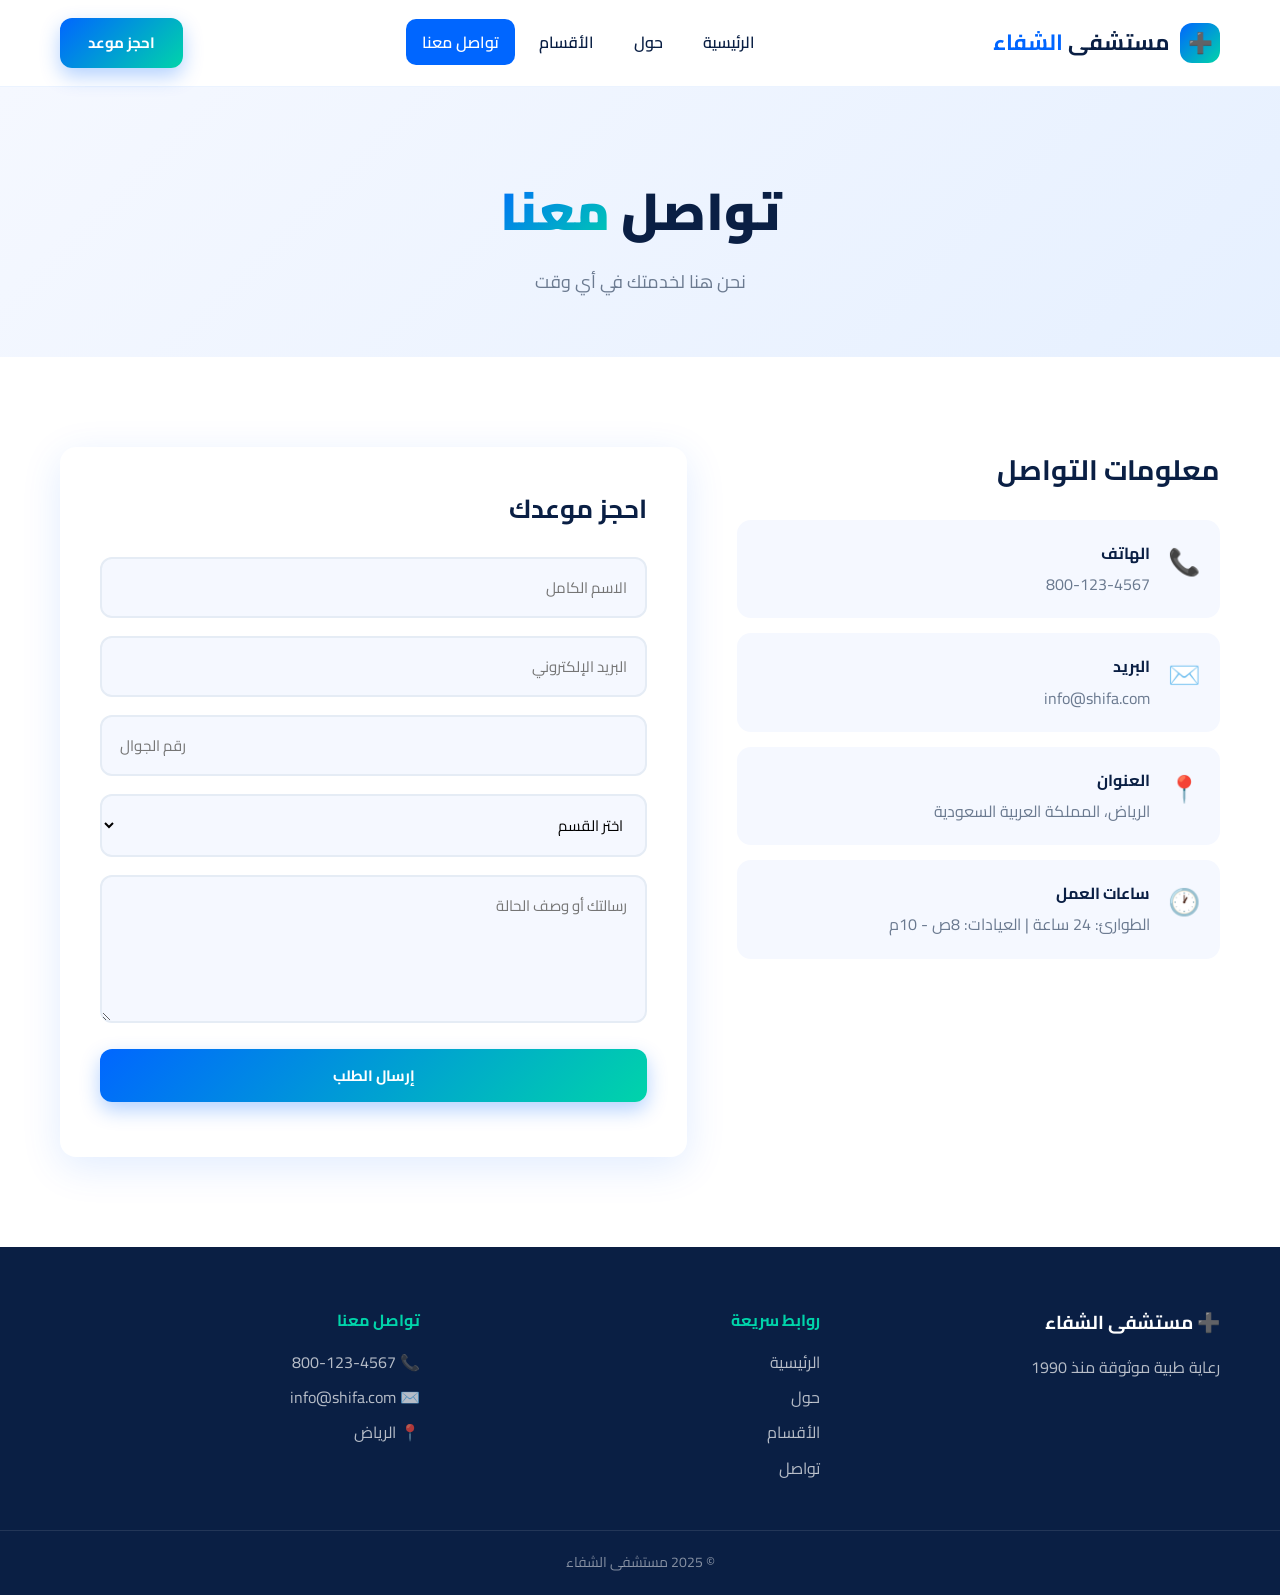
<file: contact.html>
<!DOCTYPE html>
<html lang="ar" dir="rtl">
<head>
  <meta charset="UTF-8">
  <title>تواصل معنا | مستشفى الشفاء</title>
  <link rel="stylesheet" href="style.css">
  <link href="https://fonts.googleapis.com/css2?family=Cairo:wght@300;400;600;700;900&display=swap" rel="stylesheet">
</head>
<body>
  <header class="navbar">
    <div class="container nav-wrap">
      <div class="logo"><span class="logo-icon">➕</span><span>مستشفى <b>الشفاء</b></span></div>
      <nav><ul class="nav-links">
        <li><a href="index.html">الرئيسية</a></li>
        <li><a href="about.html">حول</a></li>
        <li><a href="departments.html">الأقسام</a></li>
        <li><a href="contact.html" class="active">تواصل معنا</a></li>
      </ul></nav>
      <a href="contact.html" class="btn btn-primary">احجز موعد</a>
      <div class="menu-toggle" id="menuToggle">☰</div>
    </div>
  </header>

  <section class="page-head">
    <div class="container">
      <h1>تواصل <span class="gradient">معنا</span></h1>
      <p>نحن هنا لخدمتك في أي وقت</p>
    </div>
  </section>

  <section class="section">
    <div class="container contact-grid">

      <div class="contact-info">
        <h2>معلومات التواصل</h2>
        <div class="info-item"><span>📞</span><div><b>الهاتف</b><p>800-123-4567</p></div></div>
        <div class="info-item"><span>✉️</span><div><b>البريد</b><p>info@shifa.com</p></div></div>
        <div class="info-item"><span>📍</span><div><b>العنوان</b><p>الرياض، المملكة العربية السعودية</p></div></div>
        <div class="info-item"><span>🕐</span><div><b>ساعات العمل</b><p>الطوارئ: 24 ساعة | العيادات: 8ص - 10م</p></div></div>
      </div>

      <form class="contact-form" id="contactForm">
        <h2>احجز موعدك</h2>
        <div class="input-group">
          <input type="text" placeholder="الاسم الكامل" required>
        </div>
        <div class="input-group">
          <input type="email" placeholder="البريد الإلكتروني" required>
        </div>
        <div class="input-group">
          <input type="tel" placeholder="رقم الجوال" required>
        </div>
        <div class="input-group">
          <select required>
            <option value="">اختر القسم</option>
            <option>أمراض القلب</option>
            <option>المخ والأعصاب</option>
            <option>العظام</option>
            <option>الأطفال</option>
            <option>الأسنان</option>
            <option>العيون</option>
          </select>
        </div>
        <div class="input-group">
          <textarea rows="4" placeholder="رسالتك أو وصف الحالة"></textarea>
        </div>
        <button type="submit" class="btn btn-primary" style="width:100%">إرسال الطلب</button>
        <p class="form-msg" id="formMsg"></p>
      </form>

    </div>
  </section>

  <footer>
    <div class="container footer-wrap">
      <div><h3>➕ مستشفى الشفاء</h3><p>رعاية طبية موثوقة منذ 1990</p></div>
      <div><h4>روابط سريعة</h4>
        <a href="index.html">الرئيسية</a><a href="about.html">حول</a>
        <a href="departments.html">الأقسام</a><a href="contact.html">تواصل</a>
      </div>
      <div><h4>تواصل معنا</h4><p>📞 800-123-4567</p><p>✉️ info@shifa.com</p><p>📍 الرياض</p></div>
    </div>
    <div class="copy">© 2025 مستشفى الشفاء</div>
  </footer>
  <script src="script.js"></script>
</body>
</html>
</file>
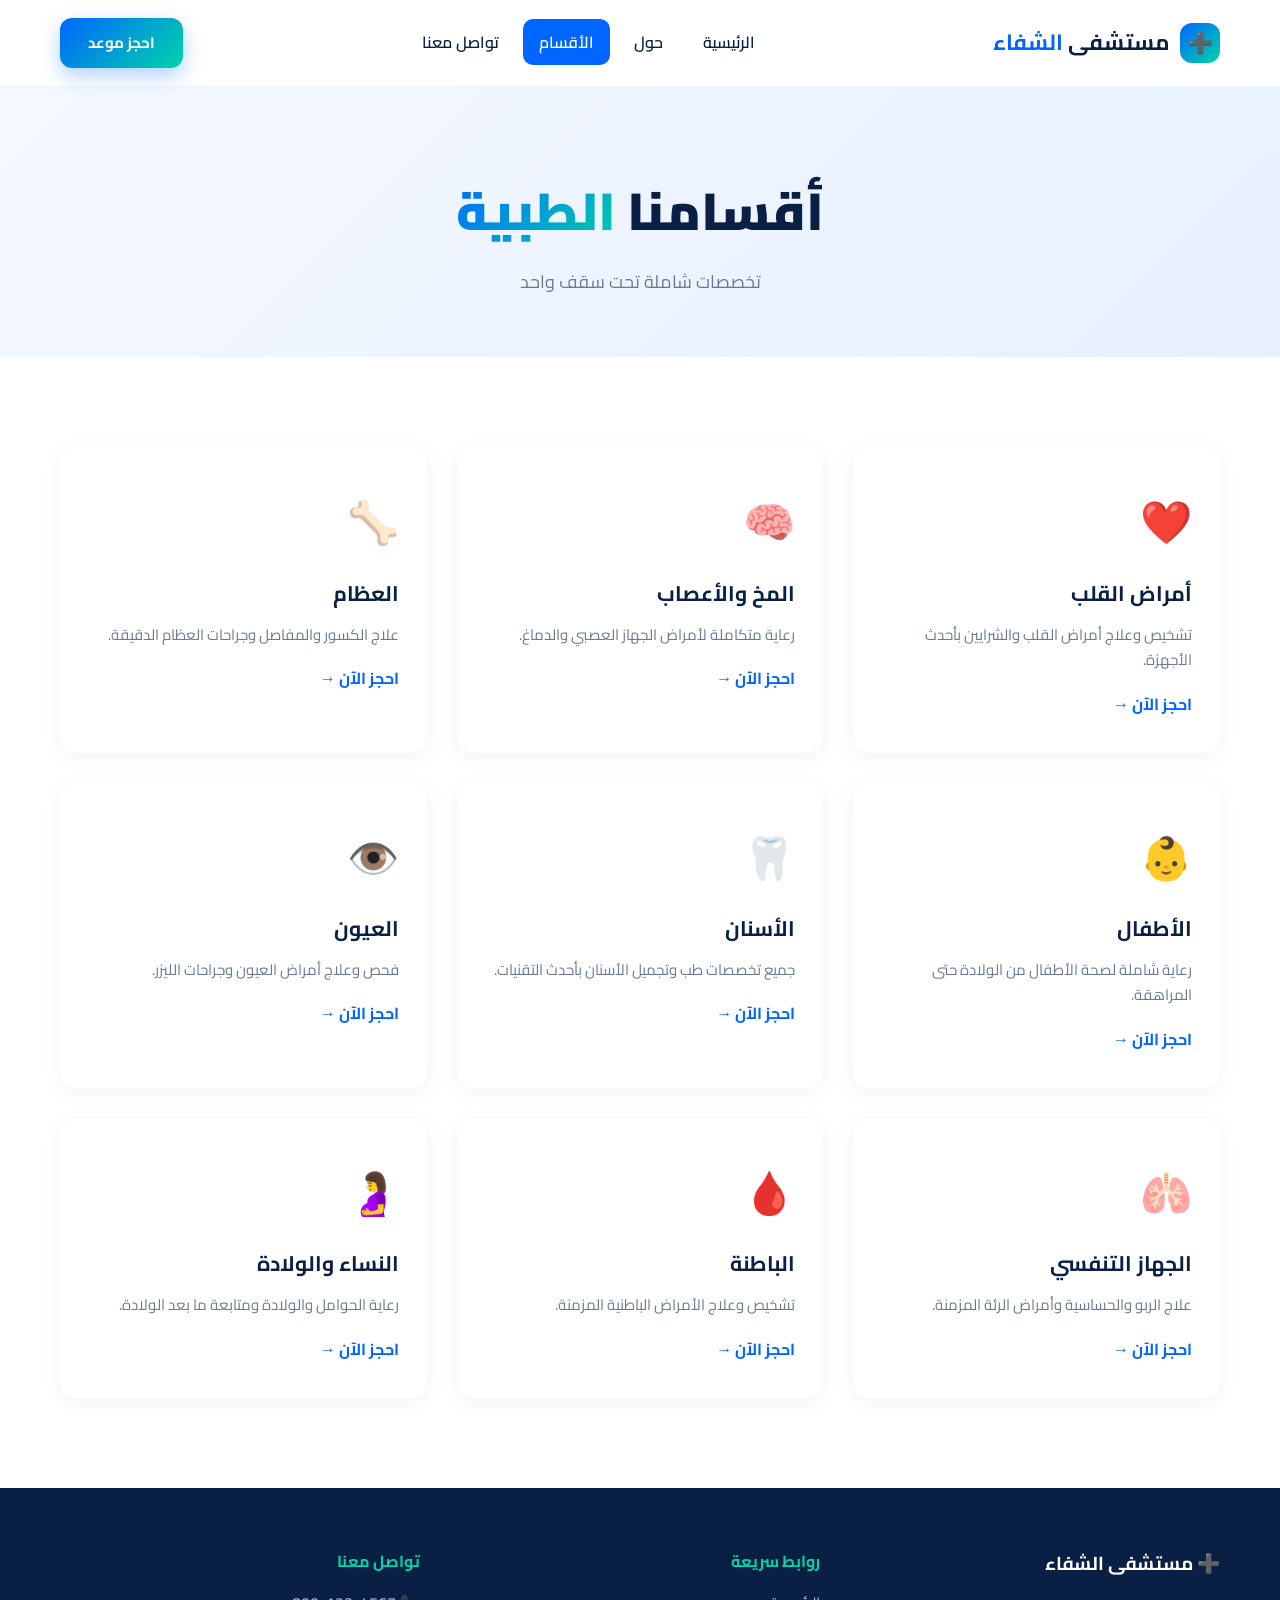
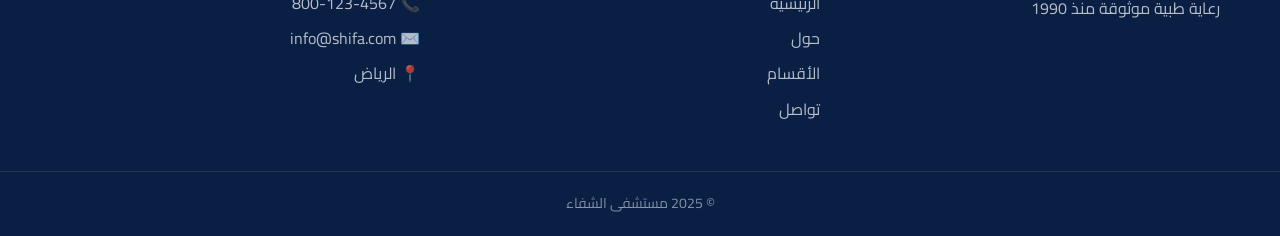
<file: departments.html>
<!DOCTYPE html>
<html lang="ar" dir="rtl">
<head>
  <meta charset="UTF-8">
  <title>الأقسام | مستشفى الشفاء</title>
  <link rel="stylesheet" href="style.css">
  <link href="https://fonts.googleapis.com/css2?family=Cairo:wght@300;400;600;700;900&display=swap" rel="stylesheet">
</head>
<body>
  <header class="navbar">
    <div class="container nav-wrap">
      <div class="logo"><span class="logo-icon">➕</span><span>مستشفى <b>الشفاء</b></span></div>
      <nav><ul class="nav-links">
        <li><a href="index.html">الرئيسية</a></li>
        <li><a href="about.html">حول</a></li>
        <li><a href="departments.html" class="active">الأقسام</a></li>
        <li><a href="contact.html">تواصل معنا</a></li>
      </ul></nav>
      <a href="contact.html" class="btn btn-primary">احجز موعد</a>
      <div class="menu-toggle" id="menuToggle">☰</div>
    </div>
  </header>

  <section class="page-head">
    <div class="container">
      <h1>أقسامنا <span class="gradient">الطبية</span></h1>
      <p>تخصصات شاملة تحت سقف واحد</p>
    </div>
  </section>

  <section class="section">
    <div class="container">
      <div class="grid-3">
        <div class="dept-card">
          <div class="dept-icon">❤️</div>
          <h3>أمراض القلب</h3>
          <p>تشخيص وعلاج أمراض القلب والشرايين بأحدث الأجهزة.</p>
          <a href="contact.html" class="link">احجز الآن →</a>
        </div>
        <div class="dept-card">
          <div class="dept-icon">🧠</div>
          <h3>المخ والأعصاب</h3>
          <p>رعاية متكاملة لأمراض الجهاز العصبي والدماغ.</p>
          <a href="contact.html" class="link">احجز الآن →</a>
        </div>
        <div class="dept-card">
          <div class="dept-icon">🦴</div>
          <h3>العظام</h3>
          <p>علاج الكسور والمفاصل وجراحات العظام الدقيقة.</p>
          <a href="contact.html" class="link">احجز الآن →</a>
        </div>
        <div class="dept-card">
          <div class="dept-icon">👶</div>
          <h3>الأطفال</h3>
          <p>رعاية شاملة لصحة الأطفال من الولادة حتى المراهقة.</p>
          <a href="contact.html" class="link">احجز الآن →</a>
        </div>
        <div class="dept-card">
          <div class="dept-icon">🦷</div>
          <h3>الأسنان</h3>
          <p>جميع تخصصات طب وتجميل الأسنان بأحدث التقنيات.</p>
          <a href="contact.html" class="link">احجز الآن →</a>
        </div>
        <div class="dept-card">
          <div class="dept-icon">👁️</div>
          <h3>العيون</h3>
          <p>فحص وعلاج أمراض العيون وجراحات الليزر.</p>
          <a href="contact.html" class="link">احجز الآن →</a>
        </div>
        <div class="dept-card">
          <div class="dept-icon">🫁</div>
          <h3>الجهاز التنفسي</h3>
          <p>علاج الربو والحساسية وأمراض الرئة المزمنة.</p>
          <a href="contact.html" class="link">احجز الآن →</a>
        </div>
        <div class="dept-card">
          <div class="dept-icon">🩸</div>
          <h3>الباطنة</h3>
          <p>تشخيص وعلاج الأمراض الباطنية المزمنة.</p>
          <a href="contact.html" class="link">احجز الآن →</a>
        </div>
        <div class="dept-card">
          <div class="dept-icon">🤰</div>
          <h3>النساء والولادة</h3>
          <p>رعاية الحوامل والولادة ومتابعة ما بعد الولادة.</p>
          <a href="contact.html" class="link">احجز الآن →</a>
        </div>
      </div>
    </div>
  </section>

  <footer>
    <div class="container footer-wrap">
      <div><h3>➕ مستشفى الشفاء</h3><p>رعاية طبية موثوقة منذ 1990</p></div>
      <div><h4>روابط سريعة</h4>
        <a href="index.html">الرئيسية</a><a href="about.html">حول</a>
        <a href="departments.html">الأقسام</a><a href="contact.html">تواصل</a>
      </div>
      <div><h4>تواصل معنا</h4><p>📞 800-123-4567</p><p>✉️ info@shifa.com</p><p>📍 الرياض</p></div>
    </div>
    <div class="copy">© 2025 مستشفى الشفاء</div>
  </footer>
  <script src="script.js"></script>
</body>
</html>
</file>
<file: style.css>
* { margin: 0; padding: 0; box-sizing: border-box; }

:root {
  --primary: #0066ff;
  --primary-dark: #0047b3;
  --accent: #00d4aa;
  --dark: #0a1f44;
  --gray: #6b7a90;
  --light: #f5f8ff;
  --white: #fff;
  --shadow: 0 10px 40px rgba(0, 102, 255, 0.12);
  --radius: 16px;
}

html { scroll-behavior: smooth; }

body {
  font-family: 'Cairo', sans-serif;
  background: var(--white);
  color: var(--dark);
  line-height: 1.7;
  overflow-x: hidden;
}

.container {
  max-width: 1200px;
  margin: 0 auto;
  padding: 0 20px;
}
.navbar {
  position: sticky;
  top: 0;
  background: rgba(255,255,255,0.9);
  backdrop-filter: blur(15px);
  z-index: 1000;
  border-bottom: 1px solid rgba(0,102,255,0.08);
}

.nav-wrap {
  display: flex;
  align-items: center;
  justify-content: space-between;
  padding: 18px 20px;
  gap: 20px;
}

.logo {
  display: flex;
  align-items: center;
  gap: 10px;
  font-size: 22px;
  font-weight: 700;
  color: var(--dark);
}

.logo-icon {
  width: 40px; height: 40px;
  background: linear-gradient(135deg, var(--primary), var(--accent));
  color: #fff;
  border-radius: 12px;
  display: grid; place-items: center;
  font-size: 20px;
}

.logo b { color: var(--primary); }

.nav-links {
  display: flex;
  list-style: none;
  gap: 8px;
}

.nav-links a {
  text-decoration: none;
  color: var(--dark);
  font-weight: 600;
  padding: 8px 16px;
  border-radius: 10px;
  transition: all .3s;
}

.nav-links a:hover,
.nav-links a.active {
  background: var(--primary);
  color: #fff;
}

.menu-toggle {
  display: none;
  font-size: 26px;
  cursor: pointer;
  color: var(--primary);
}

.btn {
  display: inline-block;
  padding: 12px 28px;
  border-radius: 12px;
  font-weight: 700;
  font-family: inherit;
  text-decoration: none;
  border: none;
  cursor: pointer;
  font-size: 15px;
  transition: all .3s;
}

.btn-primary {
  background: linear-gradient(135deg, var(--primary), var(--accent));
  color: #fff;
  box-shadow: 0 8px 20px rgba(0,102,255,0.3);
}

.btn-primary:hover {
  transform: translateY(-3px);
  box-shadow: 0 12px 28px rgba(0,102,255,0.4);
}

.btn-outline {
  background: transparent;
  border: 2px solid var(--primary);
  color: var(--primary);
}

.btn-outline:hover {
  background: var(--primary);
  color: #fff;
}

.btn-light {
  background: #fff;
  color: var(--primary);
}

.btn-light:hover { transform: translateY(-3px); }

.hero {
  padding: 80px 0;
  background: linear-gradient(135deg, #f5f8ff 0%, #e6f0ff 100%);
  position: relative;
  overflow: hidden;
}

.hero-wrap {
  display: grid;
  grid-template-columns: 1.2fr 1fr;
  gap: 60px;
  align-items: center;
}

.badge {
  display: inline-block;
  background: rgba(0,102,255,0.1);
  color: var(--primary);
  padding: 8px 18px;
  border-radius: 50px;
  font-weight: 600;
  font-size: 14px;
  margin-bottom: 20px;
}

.hero h1 {
  font-size: clamp(32px, 5vw, 56px);
  font-weight: 900;
  line-height: 1.2;
  margin-bottom: 20px;
}

.gradient {
  background: linear-gradient(135deg, var(--primary), var(--accent));
  -webkit-background-clip: text;
  -webkit-text-fill-color: transparent;
  background-clip: text;
}

.hero p {
  color: var(--gray);
  font-size: 18px;
  margin-bottom: 30px;
  max-width: 500px;
}

.hero-btns {
  display: flex;
  gap: 15px;
  flex-wrap: wrap;
  margin-bottom: 40px;
}

.stats {
  display: flex;
  gap: 40px;
  flex-wrap: wrap;
}

.stats h3 {
  font-size: 32px;
  color: var(--primary);
  font-weight: 900;
}

.stats p { font-size: 14px; color: var(--gray); margin: 0; }


.hero-img {
  position: relative;
  display: flex;
  justify-content: center;
}

.hero-img img {
  width: 100%;
  max-width: 450px;
  border-radius: 30px;
  box-shadow: var(--shadow);
  position: relative;
  z-index: 2;
  animation: float 4s ease-in-out infinite;
}

.blob {
  position: absolute;
  width: 400px; height: 400px;
  background: linear-gradient(135deg, var(--primary), var(--accent));
  border-radius: 50%;
  filter: blur(60px);
  opacity: 0.4;
  top: 20%;
  z-index: 1;
  animation: pulse 6s ease-in-out infinite;
}

@keyframes float {
  0%, 100% { transform: translateY(0); }
  50% { transform: translateY(-15px); }
}

@keyframes pulse {
  0%, 100% { transform: scale(1); opacity: 0.4; }
  50% { transform: scale(1.1); opacity: 0.6; }
}


.section { padding: 90px 0; }
.bg-light { background: var(--light); }

.section-head {
  text-align: center;
  margin-bottom: 60px;
}

.section-head h2 {
  font-size: clamp(28px, 4vw, 42px);
  font-weight: 900;
  margin-bottom: 12px;
}

.section-head p { color: var(--gray); font-size: 17px; }


.grid-3 {
  display: grid;
  grid-template-columns: repeat(auto-fit, minmax(280px, 1fr));
  gap: 30px;
}

.grid-2 {
  display: grid;
  grid-template-columns: repeat(auto-fit, minmax(300px, 1fr));
  gap: 50px;
  align-items: center;
}


.card {
  background: #fff;
  padding: 40px 30px;
  border-radius: var(--radius);
  text-align: center;
  box-shadow: 0 4px 20px rgba(0,0,0,0.05);
  transition: all .4s;
  border: 1px solid rgba(0,102,255,0.08);
}

.card:hover {
  transform: translateY(-10px);
  box-shadow: var(--shadow);
}

.card .icon {
  font-size: 48px;
  width: 80px; height: 80px;
  background: linear-gradient(135deg, rgba(0,102,255,0.1), rgba(0,212,170,0.1));
  border-radius: 20px;
  display: grid; place-items: center;
  margin: 0 auto 20px;
}

.card h3 { margin-bottom: 12px; font-size: 20px; }
.card p { color: var(--gray); font-size: 15px; }
.dept-card {
  background: #fff;
  padding: 35px 28px;
  border-radius: var(--radius);
  box-shadow: 0 4px 20px rgba(0,0,0,0.05);
  transition: all .4s;
  border-top: 4px solid transparent;
}

.dept-card:hover {
  transform: translateY(-8px);
  border-top-color: var(--primary);
  box-shadow: var(--shadow);
}

.dept-icon {
  font-size: 42px;
  margin-bottom: 18px;
}

.dept-card h3 {
  margin-bottom: 10px;
  font-size: 21px;
}

.dept-card p {
  color: var(--gray);
  margin-bottom: 18px;
  font-size: 15px;
}

.link {
  color: var(--primary);
  font-weight: 700;
  text-decoration: none;
}

.page-head {
  padding: 80px 0 60px;
  text-align: center;
  background: linear-gradient(135deg, #f5f8ff, #e6f0ff);
}

.page-head h1 {
  font-size: clamp(32px, 5vw, 52px);
  font-weight: 900;
  margin-bottom: 12px;
}

.page-head p { color: var(--gray); font-size: 18px; }


.team-card {
  background: #fff;
  padding: 40px 20px;
  border-radius: var(--radius);
  text-align: center;
  box-shadow: 0 4px 20px rgba(0,0,0,0.05);
  transition: all .4s;
}

.team-card:hover { transform: translateY(-8px); }

.avatar {
  font-size: 60px;
  width: 120px; height: 120px;
  background: linear-gradient(135deg, rgba(0,102,255,0.1), rgba(0,212,170,0.1));
  border-radius: 50%;
  display: grid; place-items: center;
  margin: 0 auto 20px;
}

.team-card h3 { margin-bottom: 6px; }
.team-card p { color: var(--primary); font-weight: 600; }


.values {
  margin-top: 30px;
  display: flex;
  flex-direction: column;
  gap: 15px;
}

.value {
  background: var(--light);
  padding: 15px 20px;
  border-radius: 12px;
  font-weight: 600;
  display: flex;
  align-items: center;
  gap: 12px;
  transition: all .3s;
}

.value:hover {
  background: linear-gradient(135deg, rgba(0,102,255,0.1), rgba(0,212,170,0.1));
  transform: translateX(-5px);
}

.value span { font-size: 22px; }

/* ============ CTA ============ */
.cta {
  background: linear-gradient(135deg, var(--primary), var(--accent));
  color: #fff;
  text-align: center;
  padding: 80px 0;
}

.cta h2 {
  font-size: clamp(26px, 4vw, 38px);
  font-weight: 900;
  margin-bottom: 12px;
}

.cta p { font-size: 18px; margin-bottom: 30px; opacity: 0.95; }

/* ============ Contact ============ */
.contact-grid {
  display: grid;
  grid-template-columns: 1fr 1.3fr;
  gap: 50px;
}

.contact-info h2 {
  font-size: 28px;
  margin-bottom: 25px;
}

.info-item {
  display: flex;
  gap: 18px;
  align-items: flex-start;
  background: var(--light);
  padding: 20px;
  border-radius: 14px;
  margin-bottom: 15px;
  transition: all .3s;
}

.info-item:hover {
  background: linear-gradient(135deg, rgba(0,102,255,0.08), rgba(0,212,170,0.08));
  transform: translateX(-5px);
}

.info-item span { font-size: 26px; }
.info-item b { display: block; margin-bottom: 4px; color: var(--dark); }
.info-item p { color: var(--gray); margin: 0; }

.contact-form {
  background: #fff;
  padding: 40px;
  border-radius: var(--radius);
  box-shadow: var(--shadow);
}

.contact-form h2 {
  margin-bottom: 25px;
  font-size: 26px;
}

.input-group { margin-bottom: 18px; }

.input-group input,
.input-group select,
.input-group textarea {
  width: 100%;
  padding: 14px 18px;
  border: 2px solid #e5ecf5;
  border-radius: 12px;
  font-family: inherit;
  font-size: 15px;
  transition: all .3s;
  background: var(--light);
}

.input-group input:focus,
.input-group select:focus,
.input-group textarea:focus {
  outline: none;
  border-color: var(--primary);
  background: #fff;
  box-shadow: 0 0 0 4px rgba(0,102,255,0.1);
}

.form-msg {
  margin-top: 15px;
  text-align: center;
  font-weight: 600;
  color: var(--accent);
}

/* ============ Footer ============ */
footer {
  background: var(--dark);
  color: #fff;
  padding: 60px 0 20px;
  margin-top: 0;
}

.footer-wrap {
  display: grid;
  grid-template-columns: repeat(auto-fit, minmax(220px, 1fr));
  gap: 40px;
  margin-bottom: 40px;
}

footer h3 { margin-bottom: 15px; }
footer h4 { margin-bottom: 15px; color: var(--accent); }
footer p, footer a {
  color: rgba(255,255,255,0.7);
  display: block;
  margin-bottom: 8px;
  text-decoration: none;
  transition: all .3s;
}
footer a:hover { color: var(--accent); padding-right: 5px; }

.copy {
  text-align: center;
  padding-top: 20px;
  border-top: 1px solid rgba(255,255,255,0.1);
  color: rgba(255,255,255,0.5);
  font-size: 14px;
}

@media (max-width: 900px) {
  .hero-wrap { grid-template-columns: 1fr; text-align: center; }
  .hero p { margin-left: auto; margin-right: auto; }
  .hero-btns, .stats { justify-content: center; }
  .hero-img { order: -1; }
  .contact-grid { grid-template-columns: 1fr; }
  .grid-2 { gap: 30px; }
}

@media (max-width: 768px) {
  .nav-links {
    position: fixed;
    top: 76px;
    right: -100%;
    width: 80%;
    max-width: 300px;
    height: calc(100vh - 76px);
    background: #fff;
    flex-direction: column;
    padding: 30px 20px;
    box-shadow: -10px 0 30px rgba(0,0,0,0.1);
    transition: right .4s;
  }
  .nav-links.open { right: 0; }
  .menu-toggle { display: block; }
  .navbar .btn-primary { display: none; }
  .section { padding: 60px 0; }
  .stats { gap: 25px; }
  .stats h3 { font-size: 26px; }
}
</file>
